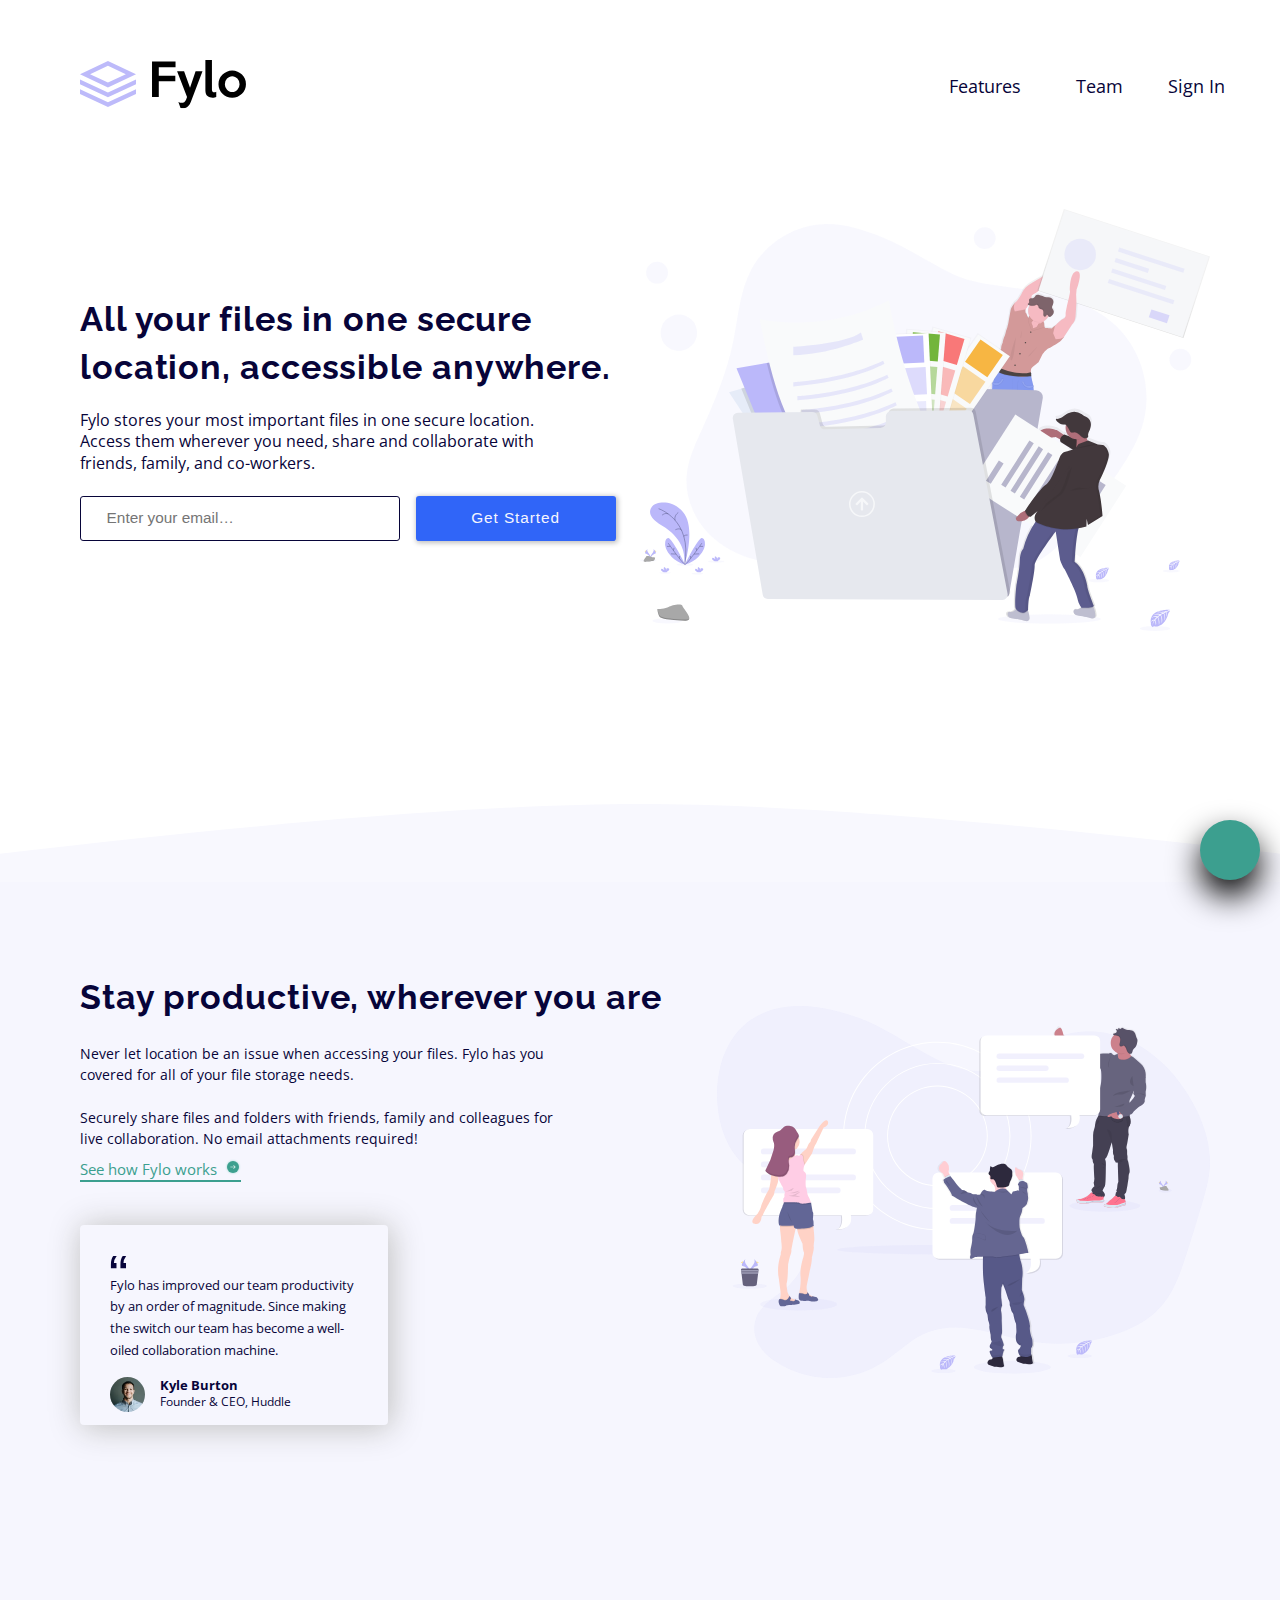
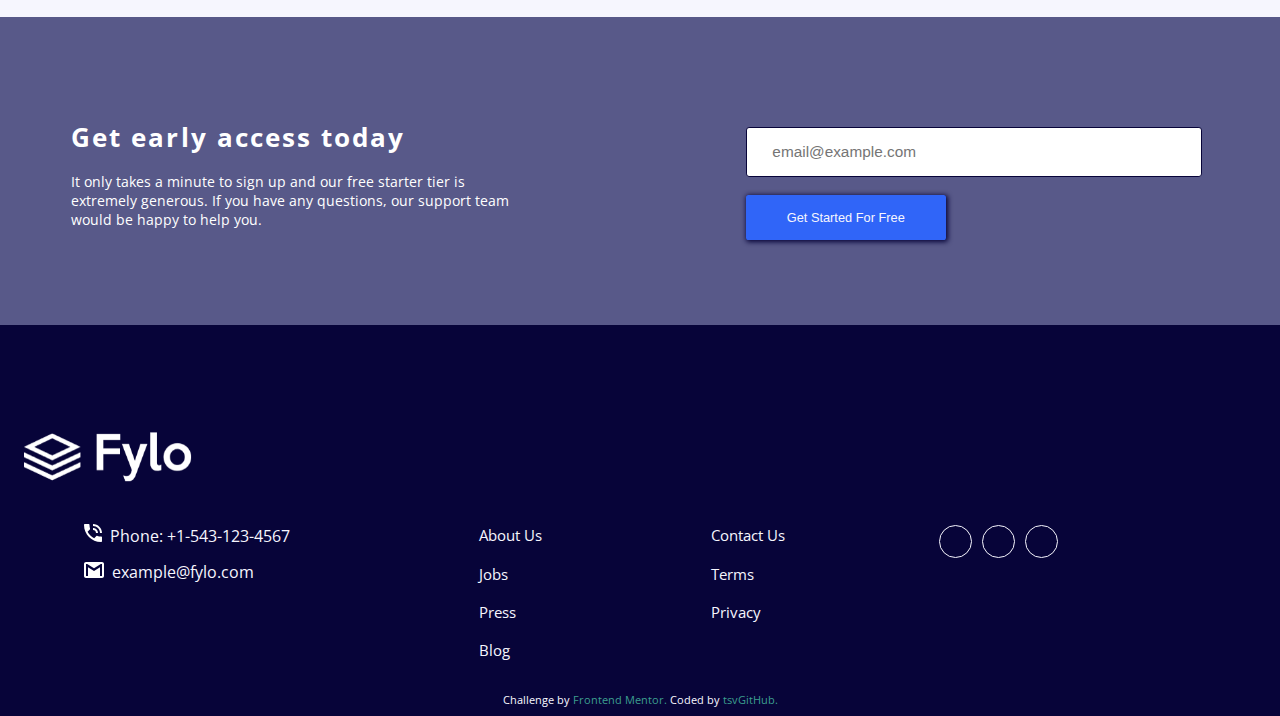
<file: index.html>
<!DOCTYPE html>
<html lang="en">
<head>
  <meta charset="UTF-8">
  <meta name="viewport" content="width=device-width, initial-scale=1.0"> <!-- displays site properly based on user's device -->
  <link rel="icon" type="image/png" sizes="32x32" href="./images/favicon-32x32.png">
    <title>Frontend Mentor | Fylo landing page with two column layout</title>
  <link href="https://fonts.googleapis.com/css?family=Raleway:400,700&display=swap" rel="stylesheet">  <link href="https://fonts.google.com/specimen/Open+Sans" rel="stylesheet">
  <link href="https://fonts.googleapis.com/css?family=Open+Sans&display=swap" rel="stylesheet"> 
  <link rel="stylesheet" href="https://use.fontawesome.com/releases/v5.8.1/css/all.css" integrity="sha384-50oBUHEmvpQ+1lW4y57PTFmhCaXp0ML5d60M1M7uH2+nqUivzIebhndOJK28anvf" crossorigin="anonymous">

  <link rel="stylesheet" href="style.css">

  <!--[if lt IE 9]>
        <script src="//oss.maxcdn.com/html5shiv/3.7.2/html5shiv.min.js"></script>
        <script src="//oss.maxcdn.com/respond/1.4.2/respond.min.js"></script>
        <![endif]-->
</head>
<body>
  <!--[if lt IE 8]>
        <p class="browserupgrade">You are using an <strong>outdated</strong> browser. Please <a href="http://browsehappy.com/">upgrade your browser</a> to improve your experience.</p>
    <![endif]-->

<div class="container" id="scroll-up">
<!--Scroll-to-Top-btn-->
<a href="#scroll-up" class="scroll-to-top">
  <i class="fa fa-arrow-up"></i>
</a>
  <header>
    <a href="#">
      <img src="images/logo.svg" alt="Fylo logo" class="logo">
    </a>
    <nav class="header-about">
      <ul>
        <li><a href="#">Features</a></li>
        <li><a href="#">Team</a></li>
        <li><a href="#">Sign In</a></li>
      </ul>
  </nav>
</header>

<main>
  <section class="demo">
      <img class="demo-service-img-mob" src="images/illustration-1.svg" alt="" >
    <article class="demo-service">
      <h1 class="demo-service-title">
        All your files in one secure location, accessible anywhere.
      </h1>
      <p class="demo-service-content">
        Fylo stores your most important files in one secure location. 
        Access them wherever you need, share and collaborate with friends, 
        family, and co-workers.
      </p>
      <form action="" class="demo-service-form">
         <input class="demo-service-form-input" type="email" id="email" placeholder="Enter your email&hellip;">
         <button class="demo-service-form-btn">Get Started</button>
      </form>
    </article>
    <img class="demo-service-img" src="images/illustration-1.svg" alt="" >
  </section>

  <section class="demo even">
      <img class="demo-service-img-mob" src="images/illustration-2.svg" alt="">
    <article class="demo-service">
      <h2 class="demo-service-title">
        Stay productive, wherever you are
      </h2>
      <p class="demo-service-content">
        Never let location be an issue when accessing your files. Fylo has you 
        covered for all of your file storage needs.
      </p>
      <p class="demo-service-content">
        Securely share files and folders with friends, family and colleagues for 
        live collaboration. No email attachments required!
      </p>
      <a href="" class="demo-service-link">See how Fylo works</a>
  
      <blockquote class="demo-service-testimonial">
         <p> Fylo has improved our team productivity by an order of magnitude. Since 
          making the switch our team has become a well-oiled collaboration machine.</p>
      <img src="images/avatar-testimonial.jpg" alt="" class="demo-service-testimonial-img">
      <cite>
          Kyle Burton<br>
          <span>Founder & CEO, Huddle</span> 
      </cite>
      </blockquote>
    </article>
      <img class="demo-service-img" src="images/illustration-2.svg" alt="">
    </section>

  <section class="sign-up">
    <div class="sign-up-promo">
      <h2 class="sing-up-title">Get early access today</h2>
      <p class="sign-up-content">
        It only takes a minute to sign up and our free starter tier is extremely generous. 
        If you have any questions, our support team would be happy to help you.
      </p>
    </div>
      <form action="" class="demo-service-form">
        <input type="email" id="email" class="demo-service-form-input" placeholder="email@example.com">
        <button class="demo-service-form-btn"> Get Started For Free</button>
       </form>
    </section>
  </main>

  <footer>
    <!-- <div class="logoWhite"></div> -->
    <img src="images/logoWhite.png" alt="Fylo logo" class="logoWhite">
    <nav class="footer-navbar">
      <address class="footer-navbar-address" >
        <a class="phone" href="tel:+1-543-123-4567">Phone: +1-543-123-4567</a><br>
        <a class="email" href="mailto:example@fylo.com">example@fylo.com</a>
      </address>

      <ul class="footer-main-nav">
        <li><a href="#">About Us</a></li>
        <li><a href="#">Jobs</a></li>
        <li><a href="#">Press</a></li>
        <li><a href="#">Blog</a></li>
      </ul>
      
      <ul class="footer-navbar-contacts">
        <li><a href="#">Contact Us</a></li>
        <li><a href="#">Terms</a></li>
        <li><a href="#">Privacy</a></li>
      </ul>

      <ul class="footer-socials">
        <li class="social-item fb">
          <a class="social-link fb" href="https://www.facebook.com" target="_blank" rel="noopener noreferrer" aria-label="Link to Facebook page" >
            <i class="fab fa-facebook-f"></i>
          </a>
        </li>
        <li class="social-item tw">
          <a class="social-link tw" href="https://www.twitter.com" target="_blank" rel="noopener noreferrer" aria-label="Link to Twitter page">
            <i class="fab fa-twitter"></i>
          </a>
        </li>
        <li class="social-item inst">
          <a class="social-link inst" href="https://www.instagram.com" target="_blank" rel="noopener noreferrer" aria-label="Link to Instagram page">
            <i class="fab fa-instagram"></i>
          </a>
        </li>
      </ul>
      </nav>

    <p class="attribution">
        Challenge by <a href="https://www.frontendmentor.io?ref=challenge" target="_blank" rel="noopener noreferrer">Frontend Mentor.</a>
        Coded by <a class="tsv" href="https://github.com/tsvGithub" target="_blank" rel="noopener noreferrer">tsvGitHub.</a>
      </p>
  </footer>
  </div>
</body>
</html>
</file>
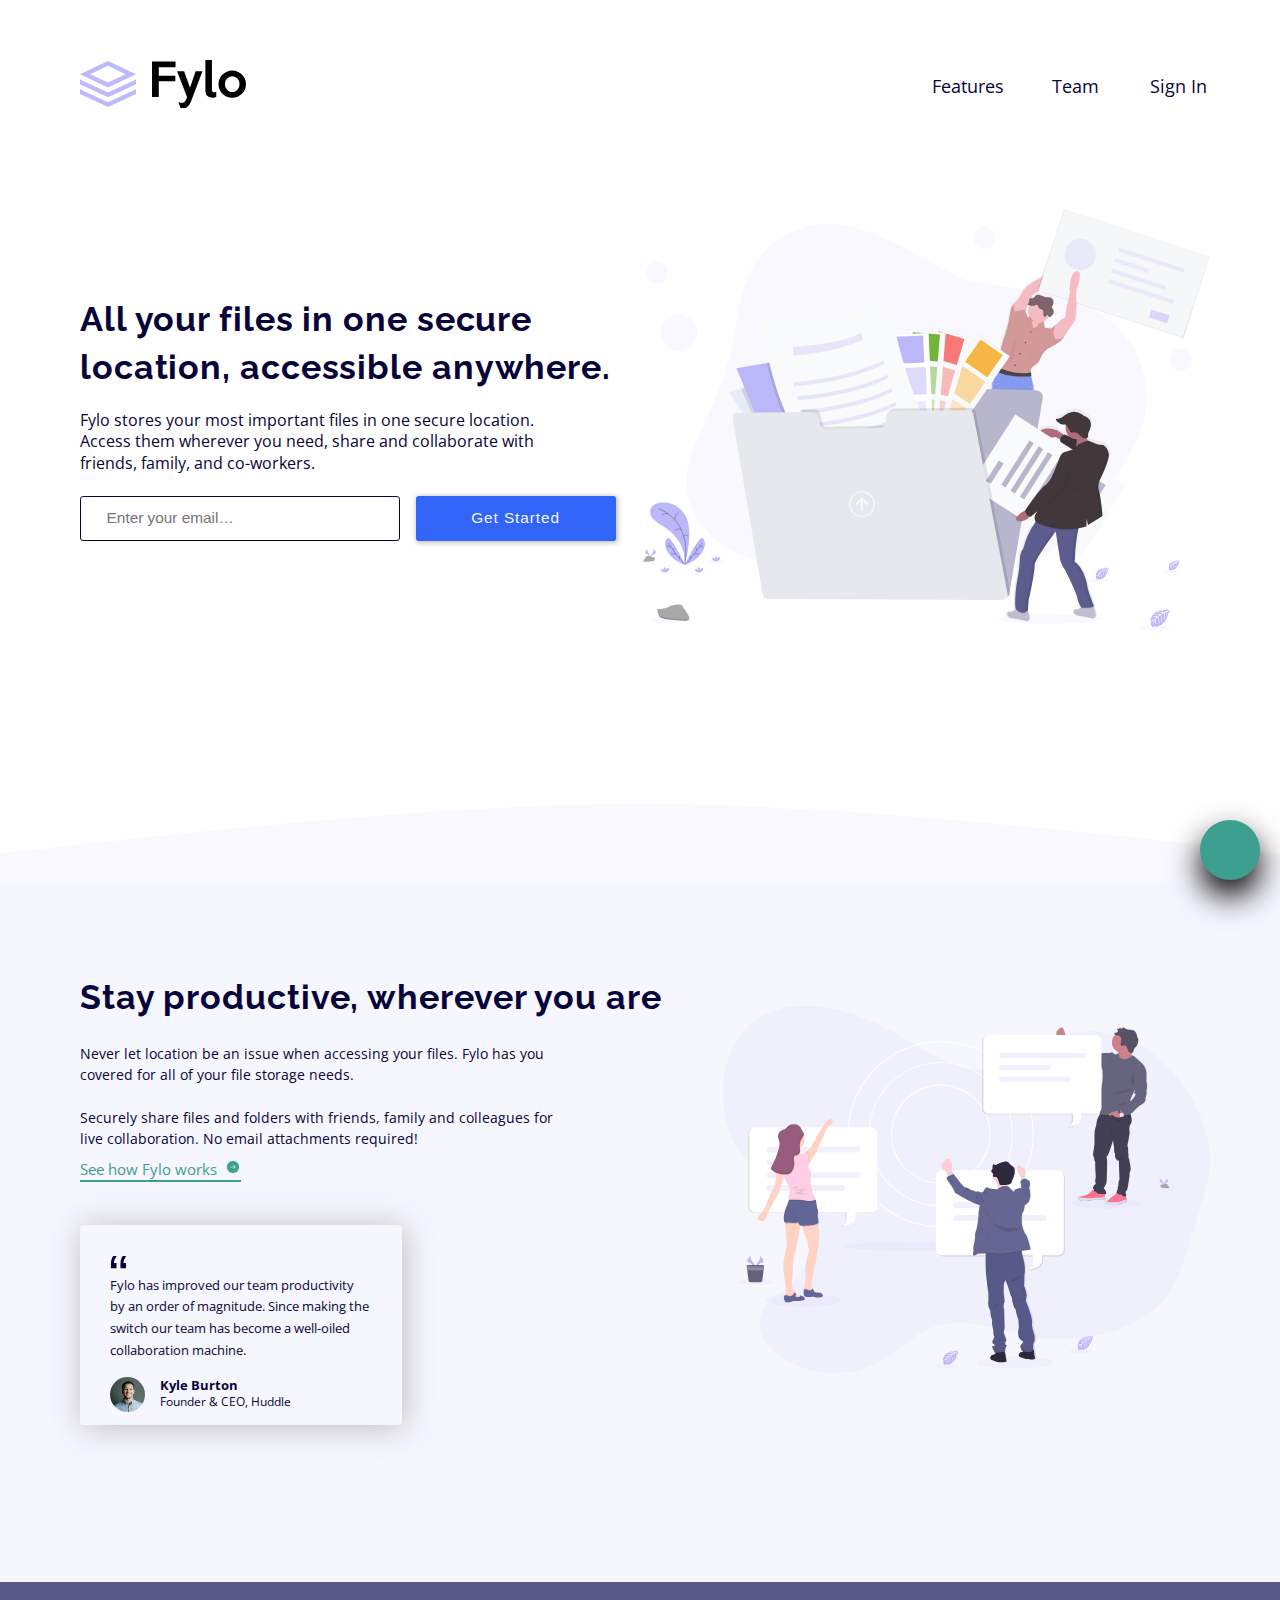
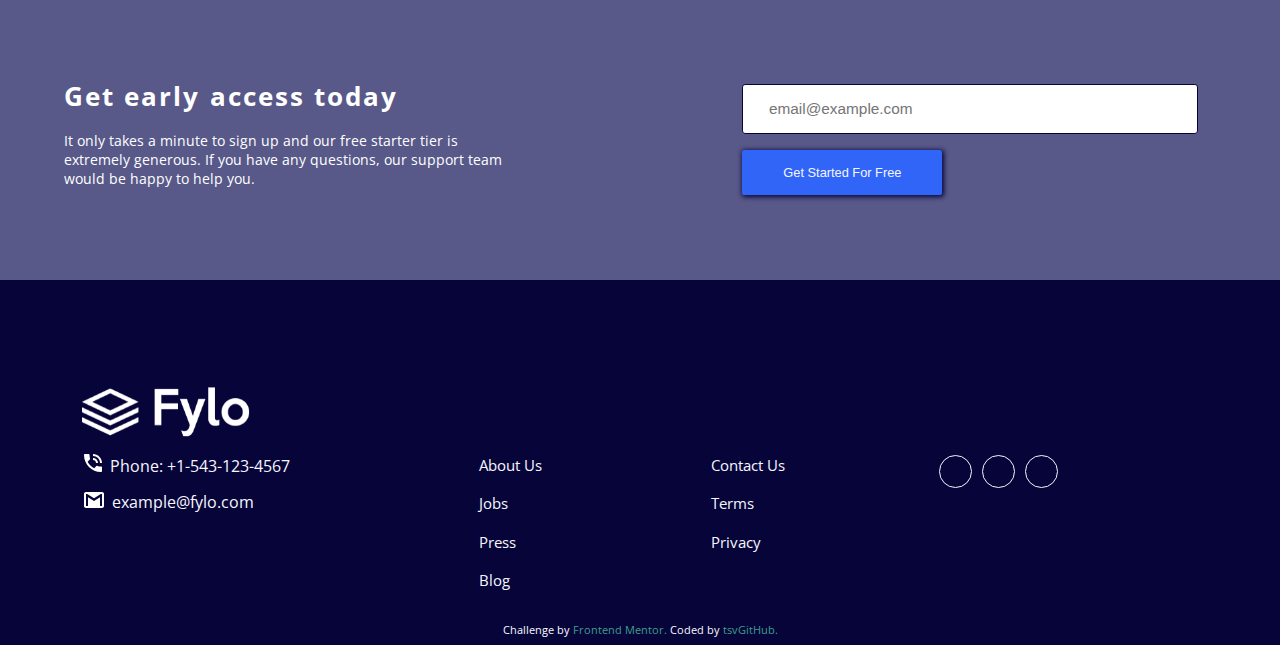
<file: index-Grid-Flex.html>
<!DOCTYPE html>
<html lang="en">
<head>
  <meta charset="UTF-8">
  <meta name="viewport" content="width=device-width, initial-scale=1.0"> <!-- displays site properly based on user's device -->
  <link rel="icon" type="image/png" sizes="32x32" href="./images/favicon-32x32.png">
    <title>Frontend Mentor | Fylo landing page with two column layout</title>
  <link href="https://fonts.googleapis.com/css?family=Raleway:400,700&display=swap" rel="stylesheet">  <link href="https://fonts.google.com/specimen/Open+Sans" rel="stylesheet">
  <link href="https://fonts.googleapis.com/css?family=Open+Sans&display=swap" rel="stylesheet"> 
  <link rel="stylesheet" href="https://use.fontawesome.com/releases/v5.8.1/css/all.css" integrity="sha384-50oBUHEmvpQ+1lW4y57PTFmhCaXp0ML5d60M1M7uH2+nqUivzIebhndOJK28anvf" crossorigin="anonymous">

  <link rel="stylesheet" href="style-Grid-Flex.css">

  <!--[if lt IE 9]>
        <script src="//oss.maxcdn.com/html5shiv/3.7.2/html5shiv.min.js"></script>
        <script src="//oss.maxcdn.com/respond/1.4.2/respond.min.js"></script>
        <![endif]-->
</head>
<body>
  <!--[if lt IE 8]>
        <p class="browserupgrade">You are using an <strong>outdated</strong> browser. Please <a href="http://browsehappy.com/">upgrade your browser</a> to improve your experience.</p>
    <![endif]-->

<div class="container" id="scroll-up">
<!--Scroll-to-Top-btn-->
<a href="#scroll-up" class="scroll-to-top">
  <i class="fa fa-arrow-up"></i>
</a>

  <header>
    <a href="#">
      <img src="images/logo.svg" alt="Fylo logo" class="logo" aria-hidden="true">
    </a>

    <nav class="header-about">
      <ul>
        <li><a href="#">Features</a></li>
        <li><a href="#">Team</a></li>
        <li><a href="#">Sign In</a></li>
      </ul>
  </nav>
</header>

<main class="main">
  <section class="demo">
      <img class="demo-service-img-mob" src="images/illustration-1.svg" alt="" aria-hidden="true">
    <article class="demo-service">
      <h1 class="demo-service-title">
        All your files in one secure location, accessible anywhere.
      </h1>
      <p class="demo-service-content">
        Fylo stores your most important files in one secure location. 
        Access them wherever you need, share and collaborate with friends, 
        family, and co-workers.
      </p>
      <form action="" class="demo-service-form">
         <input class="demo-service-form-input" type="email" id="email" placeholder="Enter your email&hellip;">
         <button class="demo-service-form-btn">Get Started</button>
      </form>
    </article>
    <img class="demo-service-img" src="images/illustration-1.svg" alt="" aria-hidden="true">
  </section>

  <section class="demo even">
      <img class="demo-service-img-mob" src="images/illustration-2.svg" alt="" aria-hidden="true">
    <article class="demo-service">
      <h2 class="demo-service-title">
        Stay productive, wherever you are
      </h2>
      <p class="demo-service-content">
        Never let location be an issue when accessing your files. Fylo has you 
        covered for all of your file storage needs.
      </p>
      <p class="demo-service-content">
        Securely share files and folders with friends, family and colleagues for 
        live collaboration. No email attachments required!
      </p>
      <a href="" class="demo-service-link">See how Fylo works</a>
  
      <blockquote class="demo-service-testimonial">
         <p> Fylo has improved our team productivity by an order of magnitude. Since 
          making the switch our team has become a well-oiled collaboration machine.</p>
      <img src="images/avatar-testimonial.jpg" alt="" class="demo-service-testimonial-img">
      <cite>
          Kyle Burton<br>
          <span>Founder & CEO, Huddle</span> 
      </cite>
      </blockquote>
    </article>
      <img class="demo-service-img" src="images/illustration-2.svg" alt="" aria-hidden="true">
    </section>

  <section class="sign-up">
    <div class="sign-up-promo">
      <h2 class="sing-up-title">Get early access today</h2>
      <p class="sign-up-content">
        It only takes a minute to sign up and our free starter tier is extremely generous. 
        If you have any questions, our support team would be happy to help you.
      </p>
    </div>
      <form action="" class="demo-service-form">
        <input type="email" id="email" class="demo-service-form-input" placeholder="email@example.com">
        <button class="demo-service-form-btn"> Get Started For Free</button>
       </form>
    </section>
  </main>

  <footer>
    <!-- <div class="logoWhite"></div> -->
    <img class="logoWhite" src="images/logoWhite.png" alt="Fylo logo" aria-hidden="true">
    <nav class="footer-navbar">
      <address class="footer-navbar-address" >
        <a class="phone" href="tel:+1-543-123-4567">Phone: +1-543-123-4567</a><br>
        <a class="email" href="mailto:example@fylo.com">example@fylo.com</a>
      </address>

      <ul class="footer-main-nav">
        <li><a href="#">About Us</a></li>
        <li><a href="#">Jobs</a></li>
        <li><a href="#">Press</a></li>
        <li><a href="#">Blog</a></li>
      </ul>
      
      <ul class="footer-navbar-contacts">
        <li><a href="#">Contact Us</a></li>
        <li><a href="#">Terms</a></li>
        <li><a href="#">Privacy</a></li>
      </ul>

      <ul class="footer-socials">
        <li class="social-item fb">
          <a class="social-link fb" href="https://www.facebook.com" target="_blank" rel="noopener noreferrer" aria-label="Link to Facebook page" >
            <i class="fab fa-facebook-f"></i>
          </a>
        </li>
        <li class="social-item tw">
          <a class="social-link tw" href="https://www.twitter.com" target="_blank" rel="noopener noreferrer" aria-label="Link to Twitter page">
            <i class="fab fa-twitter"></i>
          </a>
        </li>
        <li class="social-item inst">
          <a class="social-link inst" href="https://www.instagram.com" target="_blank" rel="noopener noreferrer" aria-label="Link to Instagram page">
            <i class="fab fa-instagram"></i>
          </a>
        </li>
      </ul>
    </nav>

    <p class="attribution">
        Challenge by <a href="https://www.frontendmentor.io?ref=challenge" target="_blank" rel="noopener noreferrer">Frontend Mentor.</a>
        Coded by <a class="tsv" href="https://github.com/tsvGithub" target="_blank" rel="noopener noreferrer">tsvGitHub.</a>
      </p>
  </footer>

  </div>

</body>
</html>
</file>
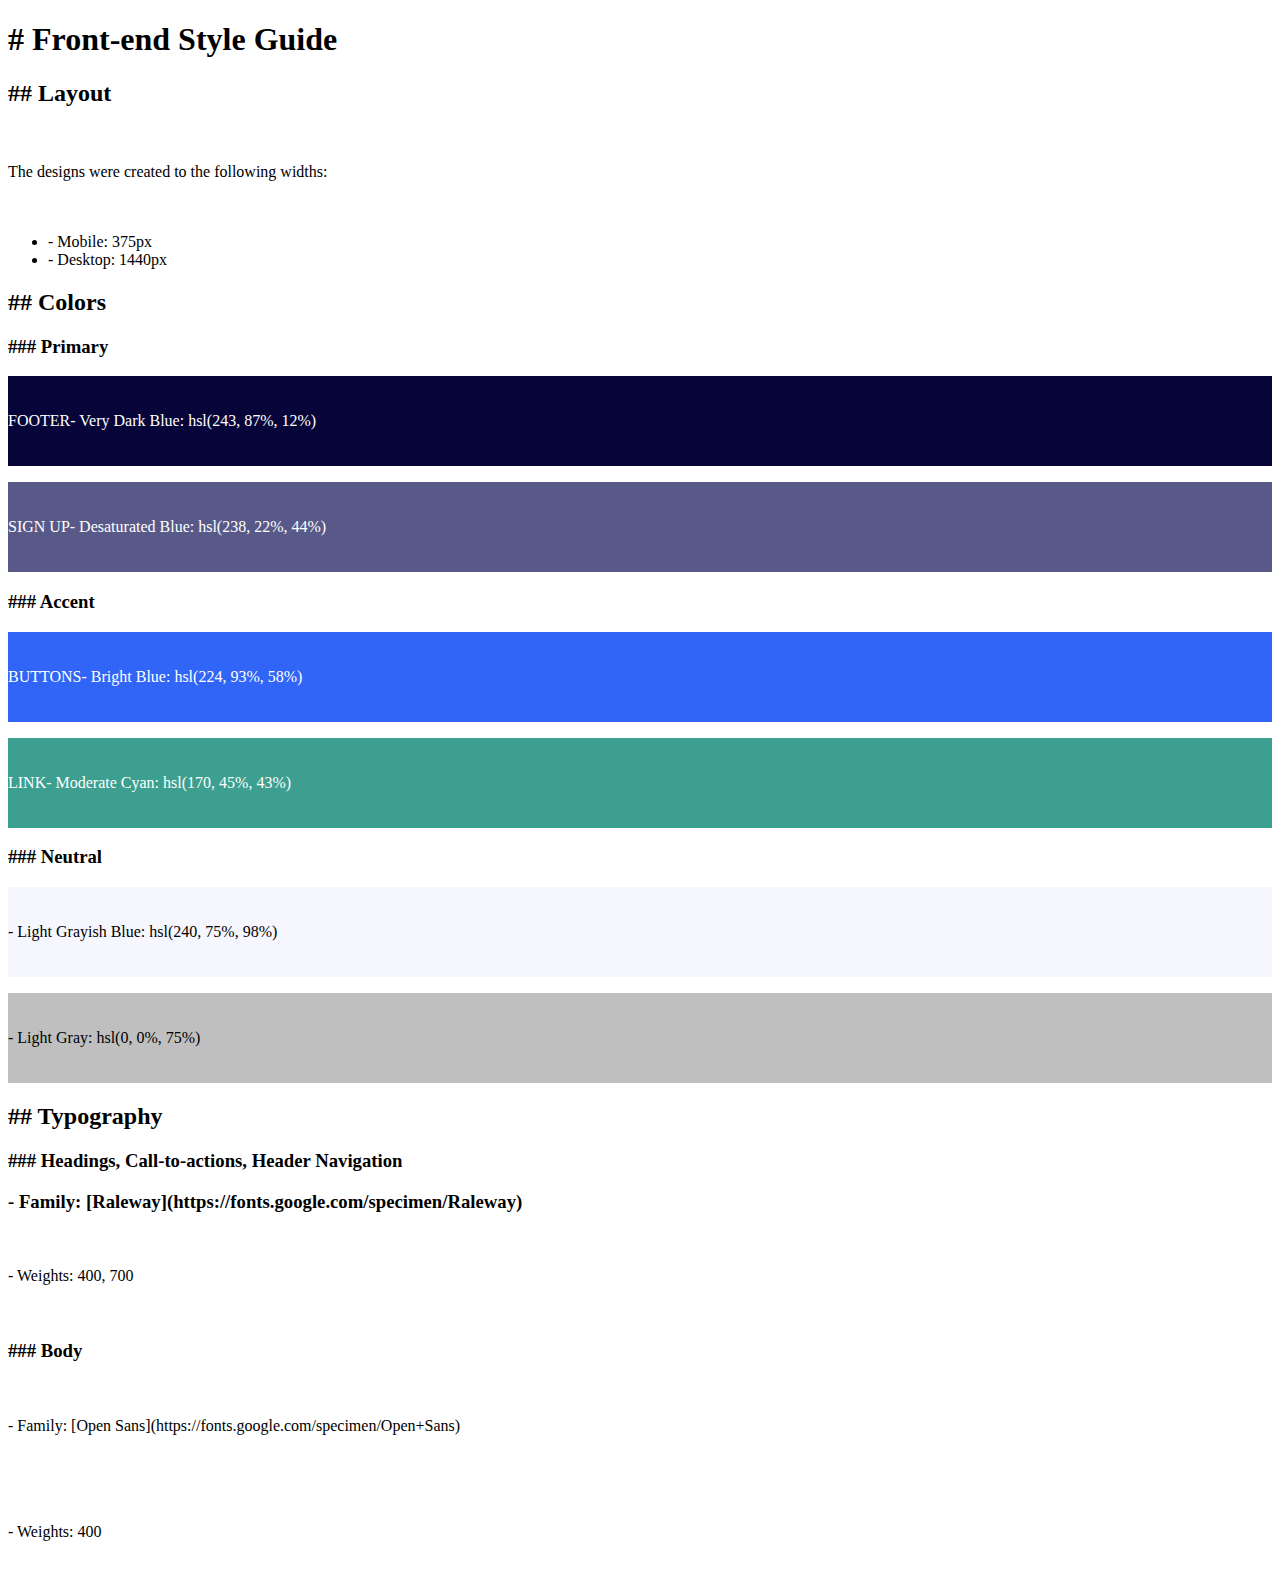
<file: style-guide.html>
<!DOCTYPE html>
<html lang="en">
<head>
  <meta charset="UTF-8">
  <meta name="viewport" content="width=device-width, initial-scale=1.0"> <!-- displays site properly based on user's device -->
    <title>Style Guide to Fylo landing page</title>
  <link href="https://fonts.google.com/specimen/Raleway" rel="stylesheet">
  <link href="https://fonts.google.com/specimen/Open+Sans" rel="stylesheet">
  <link rel="stylesheet" href="https://use.fontawesome.com/releases/v5.8.1/css/all.css" integrity="sha384-50oBUHEmvpQ+1lW4y57PTFmhCaXp0ML5d60M1M7uH2+nqUivzIebhndOJK28anvf" crossorigin="anonymous">
  <!-- <link rel="stylesheet" href="style.css"> -->
<style>
p{
    line-height: 10vh;
}
</style>

</head>
<body>

    <div>
<h1># Front-end Style Guide</h1>

<h2>## Layout</h2>
<p>The designs were created to the following widths:</p>
<ul>
<li>- Mobile: 375px</li>
<li>- Desktop: 1440px</li>
</ul>

<h2>## Colors</h2>
<h3>### Primary</h3>

<p style="background: hsl(243, 87%, 12%); color: #fff;">FOOTER- Very Dark Blue: hsl(243, 87%, 12%) </p>
<p style="background: hsl(238, 22%, 44%); color: #fff;">SIGN UP- Desaturated Blue: hsl(238, 22%, 44%)</p>

<h3>### Accent</h3>

<p style="background: hsl(224, 93%, 58%); color: #fff;">BUTTONS- Bright Blue: hsl(224, 93%, 58%)</p>
<p style="background:hsl(170, 45%, 43%); color: #fff;"> LINK- Moderate Cyan: hsl(170, 45%, 43%)</p>

<h3>### Neutral</h3>

<p style="background: hsl(240, 75%, 98%); color: #000;">- Light Grayish Blue: hsl(240, 75%, 98%)</p>
<p style="background: hsl(0, 0%, 75%); color: #000;">- Light Gray: hsl(0, 0%, 75%)</p>

<h2>## Typography</h2>
<h3>### Headings, Call-to-actions, Header Navigation</h3>

<h3 style="font-family:Raleway; font-weight: 700;">- Family: [Raleway](https://fonts.google.com/specimen/Raleway)</h3>
<p>- Weights: 400, 700</p>

<h3>### Body</h3>
<p style="font-family: 'Open Sans'; font-weight:400; " >- Family: [Open Sans](https://fonts.google.com/specimen/Open+Sans)</p>
<p>- Weights: 400</p>
</div>
</body>
</html>
</file>
<file: style.css>
/* CSS DIRECTORY:
	HEADER
	MAIN
	SECTION
	ARTICLE
    FOOTER
    SOCIALS
    AUTHORS
    MOBILE STYLES
*/

*{
    box-sizing: border-box;
    margin: 0;
}
/* @media (min-width: 62em) { */
    /*1440-1200px-992*/ 
html, body{
    width: 1440px;
    max-width: 1440px;
    min-width: 992px;                   /*Jul2*/
    max-width: 100vw;                   /*Jul2*/
    color: hsl(243, 87%, 12%);
    font-family: 'Open Sans', sans-serif;
    font-weight: 400;
    font-size: 16px;
    scroll-behavior: smooth;
}
.container {
    max-width: 100%;
    margin: 0 auto;
}
.fa {
    display: inline-block;
    /* font-size: 14px; */
    font: normal normal normal inherit FontAwesome;
 } 
.fa-arrow-up::before{
    content: "\f062";
}
.scroll-to-top {
    display: block;
    bottom: 20px;
    right: 20px;
    background: hsl(170, 45%, 43%);
    color: #ffffff;
    height: 60px;
    width: 60px;
    line-height: 60px;
    text-align: center;
    border-radius: 50%;
    -webkit-border-radius: 50%;
    -moz-border-radius: 50%;
    -ms-border-radius: 50%;
    -o-border-radius: 50%;
    box-shadow: 0 16px 32px rgba(0,0,0,1);
    -webkit-box-shadow:  0 16px 32px rgba(0,0,0,1);
    position: fixed;
    z-index: 99;
    }

/*HEADER*/
header{
    padding: 60px 10px 10px;
    width: 100%;
    max-width: 100vw;
}
img.logo{
    max-width: 100%;
    padding-left: 70px;
    outline: none; /*IE*/
    border: none; /*IE*/
}
img.logo:hover {
    transform: skew(15deg);
    transition: 2s;
}
nav.header-about {
    display: block;
    width: 27%;
    float: right;
    width: 70%; 
    margin-right: 45px;
}
nav.header-about>ul { 
    text-align: right; 
}
nav.header-about>ul>li {
    list-style: none;
    display: inline-block;
    width: 5.5em;
    line-height: 3em;
    font-size: 0.9em;
    font-size: 1.389vw;
    padding-left: 23px;
}
nav.header-about>ul>li:first-of-type {
    padding-left: 0px;
}
nav.header-about>ul>li:hover {
    animation: aBigOne 2s;
    -webkit-animation: aBigOne 2s;
}
nav.header-about>ul>li>a {
    text-decoration: none;
    color: inherit;
}
/*END OF HEADER*/
/*MAIN*/
main{
    width: 100%;
    max-width: 100vw;
}
/*SECTION*/
section.demo {
    width: 100%;
    height: calc(50px + 42vw);               
    margin-top: 78px;
    position: relative;
    margin-top: calc(40px + 5vh);                  
}
section.demo.even  {
    background-color: hsl(240, 75%, 98%);
    max-width: 100%;
    height: 735px;
}
.even::before{
    content: '';
    position: absolute;
    display: block;
    top: -78px;
    left: 0;
    height: 78px;
    width: 100%;
    background-size: 100% 100%;
    background-repeat: no-repeat;
    background-image: url("../images/bg-curve-desktop.svg");
    z-index: -1;
}
/*ARTICLE*/
article.demo-service {
    width: 50%;
    padding-left: 80px;
    float: left;
}
.even article.demo-service{
    width: 54.3%;
}

article .demo-service-title{
    font-family: 'Raleway', sans-serif;
    font-weight: bold; 
    font-size: 2.639vw; /*38px*/
    line-height: 3.819vw; /*1.5em 55px*/
    margin-top: calc(60px + 2vw); /*85px*/
    letter-spacing: 0.07vw;
}
.even article .demo-service-title{
    margin-top: 2.7em;
}
article .demo-service-content{
    font-size: 1.25vw; /*18px*/
    line-height: 1.667vw; /*24px*/
    margin: 1.4em 0;
    margin: 1.389vw 0 0.4em;  /*20px/1.4em     */            /*Jul2*/
    width: 90%;
}
.even article .demo-service-content {
    font-size: 1.111vw; /*16px*/
    line-height: 1.667vw; /*24px*/
    margin: 1.667vw 0 0.625vw;
    width: 77%;
}
.demo-service-link{
    color: hsl(170, 45%, 43%);
    text-decoration: none;
    border-bottom: 2px solid hsl(170, 45%, 43%);
    font-size: 1.2vw;
}
.demo-service-link:hover{
    font-style: italic;
    font-size: 1.3vw;
}
.demo-service-link::after{
    content: url(images/icon-arrow.svg);
    height: 1.6vw;
    width: auto;
    padding-left: 8px;
    background-repeat: no-repeat;
    background-size: contain;
}
.demo-service-testimonial{
    width: 50%;
    background: #ffffff;
    border-radius:4px;
    margin-top: 45px;
    padding: 50px 30px 0px;  
    background: hsl(240, 75%, 98%) url(images/icon-quotes.svg) 30px 30px no-repeat;
    font-size: 1vw;
    line-height: 1.7em;
    -webkit-border-radius:4px;
    -moz-border-radius:4px;
    -ms-border-radius:4px;
    -o-border-radius:4px;
    box-shadow: 2px 2px 32px 1px hsl(0, 0%, 75%);
    background-size: 1.3vw auto;
}
/* blockquote.demo-service-testimonial p::before{
    content: "";
    background-image: url(images/icon-quotes.svg);
    display: block;
    height: 1.6vw;
    width: auto;
    margin: 8px 0;
    background-repeat: no-repeat;
    background-size: contain;
} */
.demo-service-testimonial-img{
    display: block;
    width: 35px;
    border-radius: 50%;
    -webkit-border-radius: 50%;
    -moz-border-radius: 50%;
    -ms-border-radius: 50%;
    -o-border-radius: 50%;
    margin-top: 15px;
    float: left;
}
.demo-service-testimonial cite{
    display: block;
    font-weight: bold;
    font-style: normal;
    line-height: 1.3;
    padding: 15px 50px;
}
.demo-service-testimonial cite span{
    font-weight: normal;
    font-size: 0.9vw;
}
.demo-service .demo-service-form {
    display: inline-block;
}
.demo-service input.demo-service-form-input {
    width: 320px;
    height: 45px;
    color: hsl(0, 0%, 75%);
    font-size: 1.2vw;
    border: 1px solid hsl(243, 87%, 12%);
    border-radius: 0.2em;
    -webkit-border-radius: 0.2em;
    -moz-border-radius: 0.2em;
    -ms-border-radius: 0.2em;
    -o-border-radius: 0.2em;
    padding-left: 2vw;
    margin-right: 0.9vw;
    margin-top: 1em;                 /*Jul2*/
}
.demo-service input.demo-service-form-input:focus,
.sign-up input.demo-service-form-input:focus {
    color: hsl(243, 87%, 12%);
}
article button.demo-service-form-btn {
    margin: 0;
    margin-top: 1em;                
    width: 200px;
    height: 45px;
    background-color:hsl(224, 93%, 58%);
    color:  hsl(240, 75%, 98%);
    font-size: 1.2vw;
    letter-spacing: 0.06em;
    border: none;
    border: hsl(240, 75%, 98%);
    box-shadow: hsl(240, 75%, 98%) 3px 3px 3px 3.5px;
    box-shadow: hsl(0, 0%, 75%) 1px 1px 5px 0.5px;
    outline: none;
    -webkit-border-radius: 0.2em;
    -moz-border-radius: 0.2em;
    -ms-border-radius: 0.2em;
    -o-border-radius: 0.2em;
    border-radius: 0.2em;
}
article button:hover{
    background-color: rgb(151, 128, 218);
    color: #fff;
    transition: 2s;
    -webkit-transition: 2s;
    -moz-transition: 2s;
    -ms-transition: 2s;
    -o-transition: 2s;
}
/*END OF ARTICLE*/
img.demo-service-img {
    width: 50%;
    max-width: 100%;
    float: right;
    padding-right: 70px;
}
.demo-service-img-mob {
    display: none;
}
.even img.demo-service-img{
    width: 44%;
    margin: 124px 0px 0px;
}
/*END OF SECTION*/
section.sign-up {
    clear: both;
    background-color: hsl(238, 22%, 44%);
    color: #fff;
    padding: 7.986vw 5.556vw 5.903vw;
    /* max-width: 100vw; */
    max-width: 100%; /*IE*/
}
.sign-up-promo{
    width: 50%;
    float: left;
}
.sing-up-title {
    letter-spacing: 0.08em;
    font-size: 2.014vw;
}
.sign-up-content {
    padding-top: 1.2em;
    font-size: 1.111vw;
    width: 35vw;
}
.sign-up .demo-service-form {
    padding-left: 55%;
}
.sign-up input.demo-service-form-input {
    display: block;
    height: 50px;
    width: calc(200px + 20vw);
    margin: 8px 3.819vw 10px;
    color: hsl(0, 0%, 75%);
    font-size: 1.2vw;
    padding-left: 2vw;
    border: 1px solid hsl(243, 87%, 12%);
    border-radius: 0.2em;
    -webkit-border-radius: 0.2em;
    -moz-border-radius: 0.2em;
    -ms-border-radius: 0.2em;
    -o-border-radius: 0.2em;
}
.sign-up button.demo-service-form-btn{
    margin: 8px 3.819vw 10px;
    width: 200px;
    /* width: 16vw;  */
    height: 45px;
    /* height: 2.4rem; */
    background-color:hsl(224, 93%, 58%);
    color:  hsl(240, 75%, 98%);
    font-size: 1vw;
    border: none;
    border: hsl(240, 75%, 98%);
    box-shadow:hsl(243, 87%, 12%) 1px 1px 5px 0.5px;
    outline: none;
    -webkit-border-radius: 0.2em;
    -moz-border-radius: 0.2em;
    -ms-border-radius: 0.2em;
    -o-border-radius: 0.2em;
    border-radius: 0.2em;
}
button.demo-service-form-btn:hover, button:hover{
    background-color: rgb(151, 128, 218);
    color: #fff;
    transition: 2s;
    -webkit-transition: 2s;
    -moz-transition: 2s;
    -ms-transition: 2s;
    -o-transition: 2s;
}
/*END OF MAIN*/

/*FOOTER*/
footer{
    /* max-width: 100vw; */
    width: 100%;
    max-width: 100%; /*IE*/
    clear: both;
    padding: 7.639vw 1.111vw 0.694vw;
    background: hsl(243, 87%, 12%);
    color:  hsl(240, 75%, 98%);
}
.logoWhite{ /*IE doesn't support mask :-( */
    /* height: 49px; */
    width: 200px;
    /* background-color: #fff;
    -webkit-mask-image: url('images/logo.svg');
    mask-image: url('images/logo.svg');
    margin-left: 70px; */
    border: none;
    outline: none;
}
.logoWhite:hover {
    transform: skew(15deg);
    transition: 2s;
}
.footer-navbar {
    padding: 20px 70px;
}
.footer-navbar-address, .footer-main-nav, 
.footer-navbar-contacts, .footer-socials {
    display: block;
    float: left;
    width: 25%;
}
footer a {
    color: hsl(240, 75%, 98%);
    text-decoration: none;
    font-style: normal;
    padding: 0px;
    display: inline-block;
}
footer a:hover{
    transform: scaleX(1.3);
    -webkit-transform: scaleX(1.3);
    -moz-transform: scaleX(1.3);
    -ms-transform: scaleX(1.3);
    -o-transform: scaleX(1.3);
    transition: 2s;
    -webkit-transition: 2s;
    -moz-transition: 2s;
    -ms-transition: 2s;
    -o-transition: 2s;
}
address a {
    margin: 7px 0px;
}

address .phone::before{
    content: url('images/icon-phone.svg');
    margin-right: 8px;
}
address .email::before {
    content: url('images/icon-email.svg');
    margin-right: 8px;
}
footer li {
    list-style: none;
    line-height: 2.5;
    font-size: 1.2vw;
}
.footer-main-nav li{
    padding-left: 6vw;
}
.footer-navbar-contacts li {
    padding-left: 2.4vw;
}
/*SOCIALS*/
.footer-socials{
    margin: 0;
    padding: 0;
}
li.social-item {
    display: inline-block;
    position: relative;
    width: 33px;
    height: 33px;
    border: 1px solid hsl(240, 75%, 98%);
    border-radius: 50%;
    margin: 8px -15px 0 21px;
}
li.social-item a{
    position: absolute;
    top: -0.2em;
    left: 0.56em;
}
li.social-item i{
    color: #fff;
    font-size: 1em;
}
.social-item:hover{
    background-color: hsl(291.5, 55.3%, 64.9%);
    background-color: hsl(170, 45%, 43%);
    color: #fff;
    transition: 2s;
    -webkit-transition: 2s;
    -moz-transition: 2s;
    -ms-transition: 2s;
    -o-transition: 2s;
    animation: aBigOne 2s;
}
@keyframes aBigOne{
    0%{transform: scale(1);}
    100%{ transform: scale(1.5); -webkit-transform: scale(1.5); -moz-transform: scale(1.5); -ms-transform: scale(1.5); -o-transform: scale(1.5);
}
}
/*END OF SOCIALS*/
/*AUTHORS*/
.attribution { 
    clear: both;
    font-size: 0.7em; 
    text-align: center;
    padding-top: 21px;
}
.attribution a {
    color: hsl(170, 45%, 43%);
}
.attribution a:hover{
    display: inline-block;
    transform: scaleY(1.5);
    -webkit-transform: scaleY(1.5);
    -moz-transform: scaleY(1.5);
    -ms-transform: scaleY(1.5);
    -o-transform: scaleY(1.5);
}
/*END OF AUTHORS*/
/*END OF FOOTER*/




/*====================================
    =================================
        ==========================
*/


/*TABLET STYLES */
@media (min-width: 46.875em) and (max-width: 62em) { /*min 751 & max 991PX*/
    html, body{
        max-width: 100vw;
        min-width: 750px;
        max-width: 991px;
        width: 100%;   /*IE*/
        max-width: 100vw; /*IE*/
    }
    /*HEADER*/
    img.logo {
        padding-left: 25px;
    }
    nav.header-about {
        margin-right: 15px;
    }
 /*END OF HEADER*/

    /*MAIN*/
    section.demo.even  {
        max-height: 525px;
    }
    article.demo-service  {
        max-width: 55%;
        padding-left: 5%;
    }
    article .demo-service-title,
    .even article .demo-service-title{
        font-size: 3vw; 
        line-height: 3.819vw; 
        margin-top: calc(25px + 2vw); 
    }    
    article .demo-service-content,
    .even article .demo-service-content,
    .sign-up-content {
        font-size: 1.5vw;
        line-height: 2.4vw;
    }
    .demo-service-testimonial{
        width: 55%;
        margin-top: 25px;
        padding: 45px 25px 0px;  
    }
    
    img.demo-service-img {
        width: 45%;
        padding-right: 2%;
    }
    section.sign-up {
        padding: 5vw;
    }
    .sing-up-title {
        font-size: 3vw;
    }
    .sign-up input.demo-service-form-input {
        width: calc(100px + 20vw);
    }
    footer{
        padding: 5vw 1.111vw 0.694vw;
    }
    .logoWhite{
        margin-left: 25px;
    }
    footer a, li, ul, p {
        font-size: 1.4vw;
    }
    li.social-item i{
        font-size: 1.3em;
    }
    li.social-item a{
        top: calc(3px + 0.01vw);
        left: calc(10px + 0.01vw);
    }

}


/*====================================
    =================================
        ==========================
*/


/*MOBILE STYLES  375PX*/

@media screen and (max-width: 46.874em){ /*750px*/
    html, body{
        max-width: 100vw;
        min-width: 370px;
        max-width: 750px;

        width: 100%;   /*Jul 8*/
        max-width: 100vw; /*Jul 8*/
    }
    /*HEADER*/
    header{
        padding: 50px 0px 10px;
    }
    img.logo{
        width: 30%;
        max-width: 30%;
        padding-left: 10px;
    }
    nav.header-about {
        width: 65%;
        max-width: 300px;
        margin-right: 10px;
}   
    nav.header-about>ul {
        padding-left: 0;
    }
    nav.header-about>ul>li {
        width: 32%; 
        line-height: 2em;
        font-size: calc(12px + 1.5vw);
        }
    /*END OF HEADER*/
    
/*MAIN*/
/*SECTION*/
section.demo {
    width: 100%;
    margin-top: 84px;
    padding-bottom: 67px;
    position: relative;
    height: 100%; /*for IE & Edge*/
    height: -webkit-fit-content;
    height: -moz-fit-content;
    height: fit-content;
  }

section.demo.even  {
    background-color: hsl(240, 75%, 98%);
    max-width: 100%;
    padding-bottom: 70px;
    height: 100%; /*for IE & Edge*/
    height: -webkit-fit-content;
    height: -moz-fit-content;
    height: fit-content;
}
.even::before{
    content: '';
    position: absolute;
    display: block;
    top: -60px;
    left: 0;
    height: 60px;
    width: 100%;
    background-size: 100% 100%;
    background-repeat: no-repeat;
    background-image: url("../images/bg-curve-mobile.svg");
    /* z-index: 2; */
}
.even img.demo-service-img {
    position: relative;
    margin-top: 33px;
    padding: 5px;
}
/*ARTICLE*/
article.demo-service,
.even article.demo-service {
    width: 90%;
    margin: 0 auto;
    padding-left: 0;
    float: none;
}
article .demo-service-title,
.even article .demo-service-title{
    font-size: calc(14px + 3vw);
    line-height: 1.45;
    text-align: center;
    width: 90%;
    margin: 1em auto;
}
article .demo-service-content,
.even article .demo-service-content{
    font-size: calc(10px + 1vw);
    line-height: 1.5em;
    width: 80%;
    margin: auto;
    text-align: center;
}
.demo-service-link::after{
    display: none;
}
.demo-service-link{
    color: hsl(170, 45%, 43%);
    text-decoration: none;
    border-bottom: 1px solid hsl(170, 45%, 43%);
    display: block;
    width: 35%;
    margin: 3em auto;
    font-size: calc(10px + 0.5vw);
    padding: 0px 0 7px 0px;
    background: url(images/icon-arrow.svg) 100% 1px no-repeat;
    min-width: calc(120px + 2vw);
    max-width: 150px;
}
.demo-service-testimonial{ 
    width: 77%;
    margin: 40px auto 0;
    padding: 40px 15px 16px 30px;
    font-size: calc(7px + 1vw);
    background-size: calc(10px + 1vw);
}
.demo-service-testimonial-img{
    width: 25px;
    margin-top: 11px;
}
.demo-service-testimonial cite{
    line-height: 1.2;
    padding: 13px 33px;
}
.demo-service .demo-service-form {
    display: block;
    margin-top: calc(25px + 2vw);
}
.demo-service input.demo-service-form-input {
    display: block;
    width: calc(57px + 50vw);
    margin: auto;
    font-size: calc(10px + 1vw);
    border-radius: 1vw;
    -webkit-border-radius: 1vw;
    -moz-border-radius: 1vw;
    -ms-border-radius: 1vw;
    -o-border-radius: 1vw;
    padding-left: calc(18px + 2vw);
    box-shadow: hsl(0, 0%, 75%) 1px 1px 5px 0.5px;
}
article button.demo-service-form-btn {
    display: block;
    width: calc(57px + 50vw);
    margin: auto;
    font-size: calc(10px + 1vw);
    -webkit-border-radius: 1vw;
    -moz-border-radius: 1vw;
    -ms-border-radius: 1vw;
    -o-border-radius: 1vw;
    border-radius: 1vw;
    margin-top: 13px;
}
/*END OF ARTICLE*/

img.demo-service-img-mob {
    display: block;   
    /* width: 90%; */
    max-width: 100%;
    margin: 0 auto;
    padding: 10px 4%;
}
img.demo-service-img {
    display: none;
}
/*END OF SECTION*/
section.sign-up{
    padding: 55px 40px 70px;
}
.sign-up-promo{
    width: 90%;
    float: none;
}
.sing-up-title {
    font-size: calc(11px + 2vw);
    text-align: center;
}
.sign-up-content {
    font-size: calc(7px + 2vw);
    text-align: center;
    line-height: 1.45;
    width: 100%;
}
.sign-up .demo-service-form {
    margin-top: calc(15px + 2vw);
    padding-left: 0;
}
.sign-up input.demo-service-form-input {
    width: calc(57px + 50vw);
    margin: auto;
    font-size: calc(6px + 1vw);
    border-radius: 1vw;
    -webkit-border-radius: 1vw;
    -moz-border-radius: 1vw;
    -ms-border-radius: 1vw;
    -o-border-radius: 1vw;
    padding-left: calc(3px + 2vw);
    box-shadow: hsl(0, 5%, 12%) 1px 1px 5px 0.5px;
}
.sign-up button.demo-service-form-btn{
    display: block;
    width: calc(57px + 50vw);
    margin: auto;
    font-size: calc(6px + 1vw);
    letter-spacing: 0.06em;
    -webkit-border-radius: 1vw;
    -moz-border-radius: 1vw;
    -ms-border-radius: 1vw;
    -o-border-radius: 1vw;
    border-radius: 1vw;
    margin-top: 7px;
}
/*END OF MAIN*/

/*FOOTER*/
footer{
    padding: 68px 0px 0px;
}
.logoWhite{
    margin-left: 42px;
}
.footer-navbar {
    padding: 34px 43px 0;
}
.footer-navbar-address, .footer-main-nav, 
.footer-navbar-contacts, .footer-socials {
    display: block;
    float: none;
    width: 100%;
}
footer a {
    font-size: calc(8px + 2vw);
}
address a {
    margin: 8px 0px;
}
address .phone::before{
    margin-right: 18px;
}
address .email::before {
    margin-right: 18px;
}
footer ul {
    padding-left: 0;
}
.footer-main-nav {
    margin-top: 41px;
}
.footer-navbar-contacts {
    margin-top: 32px;
}
.footer-main-nav li,
.footer-navbar-contacts li {
    padding-left: 0;
}
footer li {
    font-size: calc(8px + 2vw);
    padding-left: 0;
}

/*SOCIALS*/
.footer-socials{
    margin: 44px auto 0;
    padding: 0;
    width: max-content;
}
li.social-item {
    width: calc(25px + 2vw);
    height: calc(25px + 2vw);
    margin: 0 5px;
}
li.social-item a{
    top: -25%;
    left: 25%;
}
/*END OF SOCIALS*/
/*END OF FOOTER*/


}
</file>
<file: style-Grid-Flex.css>
/* CSS DIRECTORY:
	HEADER
	MAIN
	    SECTION
	        ARTICLE
    FOOTER
        SOCIALS
        AUTHORS
    MOBILE STYLES
*/

*{
    box-sizing: border-box;
    margin: 0;
}
/* @media (min-width: 62em) { */
    /*1440-1200px-992*/ 
html, body{
    width: 1440px;
    max-width: 1440px;
    min-width: 992px;                 
    max-width: 100vw;                 
    color: hsl(243, 87%, 12%);
    font-family: 'Open Sans', sans-serif;
    font-weight: 400;
    font-size: 16px;
    scroll-behavior: smooth;
}
.container {
    display: -ms-grid;
    display: grid;
    grid-template-areas: 
    'header'
    'main'
    'footer';
    max-width: 100%;
    margin: 0 auto;

}
.fa {
    display: inline-block;
    /* font-size: 14px; */
    font: normal normal normal inherit FontAwesome;
 } 
.fa-arrow-up::before{
    content: "\f062";
}
.scroll-to-top {
    display: block;
    bottom: 20px;
    right: 20px;
    background: hsl(170, 45%, 43%);
    color: #ffffff;
    height: 60px;
    width: 60px;
    line-height: 60px;
    text-align: center;
    border-radius: 50%;
    -webkit-border-radius: 50%;
    -moz-border-radius: 50%;
    -ms-border-radius: 50%;
    -o-border-radius: 50%;
    box-shadow: 0 16px 32px rgba(0,0,0,1);
    -webkit-box-shadow:  0 16px 32px rgba(0,0,0,1);
    position: fixed;
    z-index: 99;
    }

/*HEADER*/
header{
    -ms-grid-row: 1;
  -ms-grid-column: 1;
  grid-area: header;
    display: flex; 
    justify-content: space-between;
    align-items: center;

    padding: 60px 10px 10px;
    width: 100%;
    max-width: 100vw;
}
img.logo{
    max-width: 100%;
    padding-left: 70px;
    outline: none; /*IE*/
    border: none; /*IE*/    
}
img.logo:hover {
    transform: skew(15deg);
    transition: 2s;
}

header nav.header-about{
    margin-left: auto;
    margin-right: 45px;
    display: inline-flex;
}
nav.header-about>ul {
    display: inline-flex;
}
nav.header-about>ul>li {
    /* list-style: none;
    display: inline-block; */
    width: 5.5em;
    line-height: 3em;
    font-size: 0.9em;
    font-size: 1.389vw;
    padding-left: 23px;

    display: flex;
    align-items: baseline;
    list-style-type: none;
}
nav.header-about>ul>li:first-of-type {
    padding-left: 0px;
}
nav.header-about>ul>li:hover {
    animation: aBigOne 2s;
    -webkit-animation: aBigOne 2s;
}
nav.header-about>ul>li>a {
    text-decoration: none;
    color: inherit;
}

/*END OF HEADER*/

/*MAIN*/
main{
  -ms-grid-row: 2;
  -ms-grid-column: 1;
  grid-area: main;
    display: -ms-grid;    
    display: grid;
    grid-template-areas:  /*Jul 16*/
    'demo' /*Jul 16*/
    'even' /*Jul 16*/
    'sign-up'; /*Jul 16*/
    width: 100%;
    max-width: 100vw;

}
/*SECTION*/
section { /*Jul12*/
    display: -ms-grid;
    display: grid;
    -ms-grid-columns: 1fr 1fr;
    grid-template-columns: 1fr 1fr;
    
}
  
section.demo {
  -ms-grid-row: 1; /*Jul 16*/
  -ms-grid-column: 1; /*Jul 16*/
  grid-area: demo; /*Jul 16*/

    height: calc(50px + 42vw);               
    /* margin-top: 78px; */
    position: relative;
    margin-top: calc(40px + 5vh);    
    
    grid-template-areas: 
    'article'
    'img';

}
section.demo.even  {
    -ms-grid-row: 2;  /*Jul 16*/
  -ms-grid-column: 1; /*Jul 16*/
  grid-area: even; /*Jul 16*/

    background-color: hsl(240, 75%, 98%);
    /* max-width: 100%; */
    height: 700px;
    grid-template-columns: 1.3fr 1fr;

    grid-template-areas: 
    'article'
    'img';


}
.even::before{
    content: '';
    position: absolute;
    display: block;
    top: -78px;
    left: 0;
    height: 78px;
    width: 100%;
    background-size: 100% 100%;
    background-repeat: no-repeat;
    background-image: url("../images/bg-curve-desktop.svg");
    z-index: -1;
}
/*ARTICLE*/
article.demo-service {
    padding-left: 80px;

    -ms-grid-row: 1;  /*Jul 16*/
    -ms-grid-column: 1; /*Jul 16*/
    /* grid-area: article; Jul 16 */
  
}
article .demo-service-title{
    font-family: 'Raleway', sans-serif;
    font-weight: bold; 
    font-size: 2.639vw; /*38px*/
    line-height: 3.819vw; /*1.5em 55px*/
    margin-top: calc(60px + 2vw); /*85px*/
    letter-spacing: 0.07vw;
}
.even article .demo-service-title{
    margin-top: 2.7em;
}
article .demo-service-content{
    font-size: 1.25vw; /*18px*/
    line-height: 1.667vw; /*24px*/
    margin: 1.4em 0;
    margin: 1.389vw 0 0.4em;  /*20px/1.4em     */            /*Jul2*/
    width: 90%;
}
.even article .demo-service-content {
    font-size: 1.111vw; /*16px*/
    line-height: 1.667vw; /*24px*/
    margin: 1.667vw 0 0.625vw;
    width: 77%;
}
.demo-service-link{
    color: hsl(170, 45%, 43%);
    text-decoration: none;
    border-bottom: 2px solid hsl(170, 45%, 43%);
    font-size: 1.2vw;
}
.demo-service-link:hover{
    font-style: italic;
    font-size: 1.3vw;
}
.demo-service-link::after{
    content: url(images/icon-arrow.svg);
    height: 1.6vw;
    width: auto;
    padding-left: 8px;
    background-repeat: no-repeat;
    background-size: contain;
}
.demo-service-testimonial{
    width: 50%;
    background: #ffffff;
    border-radius:4px;
    margin-top: 45px;
    padding: 50px 30px 0px;  
    background: hsl(240, 75%, 98%) url(images/icon-quotes.svg) 30px 30px no-repeat;
    font-size: 1vw;
    line-height: 1.7em;
    -webkit-border-radius:4px;
    -moz-border-radius:4px;
    -ms-border-radius:4px;
    -o-border-radius:4px;
    box-shadow: 2px 2px 32px 1px hsl(0, 0%, 75%);
    background-size: 1.3vw auto;
}
/* blockquote.demo-service-testimonial p::before{
    content: "";
    background-image: url(images/icon-quotes.svg);
    display: block;
    height: 1.6vw;
    width: auto;
    margin: 8px 0;
    background-repeat: no-repeat;
    background-size: contain;
} */
.demo-service-testimonial-img{
    display: block;
    width: 35px;
    border-radius: 50%;
    -webkit-border-radius: 50%;
    -moz-border-radius: 50%;
    -ms-border-radius: 50%;
    -o-border-radius: 50%;
    margin-top: 15px;
    float: left;
}
.demo-service-testimonial cite{
    display: block;
    font-weight: bold;
    font-style: normal;
    line-height: 1.3;
    padding: 15px 50px;
}
.demo-service-testimonial cite span{
    font-weight: normal;
    font-size: 0.9vw;
}
.demo-service .demo-service-form {
    display: inline-block;
}
.demo-service input.demo-service-form-input {
    width: 320px;
    height: 45px;
    color: hsl(0, 0%, 75%);
    font-size: 1.2vw;
    border: 1px solid hsl(243, 87%, 12%);
    border-radius: 0.2em;
    -webkit-border-radius: 0.2em;
    -moz-border-radius: 0.2em;
    -ms-border-radius: 0.2em;
    -o-border-radius: 0.2em;
    padding-left: 2vw;
    margin-right: 0.9vw;
    margin-top: 1em;                
}
.demo-service input.demo-service-form-input:focus,
.sign-up input.demo-service-form-input:focus {
    color: hsl(243, 87%, 12%);
}
article button.demo-service-form-btn {
    margin: 0;
    margin-top: 1em;                
    width: 200px;
    height: 45px;
    background-color:hsl(224, 93%, 58%);
    color:  hsl(240, 75%, 98%);
    font-size: 1.2vw;
    letter-spacing: 0.06em;
    border: none;
    border: hsl(240, 75%, 98%);
    box-shadow: hsl(240, 75%, 98%) 3px 3px 3px 3.5px;
    box-shadow: hsl(0, 0%, 75%) 1px 1px 5px 0.5px;
    outline: none;
    -webkit-border-radius: 0.2em;
    -moz-border-radius: 0.2em;
    -ms-border-radius: 0.2em;
    -o-border-radius: 0.2em;
    border-radius: 0.2em;
}
article button:hover{
    background-color: rgb(151, 128, 218);
    color: #fff;
    transition: 2s;
    -webkit-transition: 2s;
    -moz-transition: 2s;
    -ms-transition: 2s;
    -o-transition: 2s;
}
/*END OF ARTICLE*/
img.demo-service-img {
    max-width: 100%;
    padding-right: 70px;

    -ms-grid-row: 1;  /*Jul 16*/
    -ms-grid-column: 2; /*Jul 16*/
    /* grid-area: img; */      /*Jul 16*/

}
img.demo-service-img-mob {
    display: none;
}
.even img.demo-service-img{
    max-width: 100%;
    margin: 124px 0px 0px;
}
/*END OF SECTION*/


section.sign-up {
    
  -ms-grid-row: 3;  /*Jul 16*/
  -ms-grid-column: 1; /*Jul 16*/
  grid-area: sign-up; /*Jul 16*/

    background-color: hsl(238, 22%, 44%);
    color: #fff;
    padding: 7.5vw 5vw 5.903vw;
    /* max-width: 100vw; */
    max-width: 100%; /*IE*/

    grid-template-areas: 
    'sign-up-promo'
    'form';
}
.sign-up-promo {
    -ms-grid-row: 1;
    -ms-grid-column: 1;
    grid-area: sign-up-promo;
}
form {
    -ms-grid-row:  1;
    -ms-grid-column:  2;
    /* grid-area:  form; */
}
.sing-up-title {
    letter-spacing: 0.08em;
    font-size: 2.014vw;
}
.sign-up-content {
    padding-top: 1.2em;
    font-size: 1.111vw;
    width: 35vw;
}
.sign-up input.demo-service-form-input {
    display: block;
    height: 50px;
    width: calc(200px + 20vw);
    margin: 6px 0 10px 8vw;
    color: hsl(0, 0%, 75%);
    font-size: 1.2vw;
    padding-left: 2vw;
    border: 1px solid hsl(243, 87%, 12%);
    border-radius: 0.2em;
    -webkit-border-radius: 0.2em;
    -moz-border-radius: 0.2em;
    -ms-border-radius: 0.2em;
    -o-border-radius: 0.2em;
}
.sign-up button.demo-service-form-btn{
    margin: 6px 0 10px 8vw;
    width: 200px;
    /* width: 16vw;  */
    height: 45px;
    /* height: 2.4rem; */
    background-color:hsl(224, 93%, 58%);
    color:  hsl(240, 75%, 98%);
    font-size: 1vw;
    border: none;
    border: hsl(240, 75%, 98%);
    box-shadow:hsl(243, 87%, 12%) 1px 1px 5px 0.5px;
    outline: none;
    -webkit-border-radius: 0.2em;
    -moz-border-radius: 0.2em;
    -ms-border-radius: 0.2em;
    -o-border-radius: 0.2em;
    border-radius: 0.2em;
}
button.demo-service-form-btn:hover, button:hover{
    background-color: rgb(151, 128, 218);
    color: #fff;
    transition: 2s;
    -webkit-transition: 2s;
    -moz-transition: 2s;
    -ms-transition: 2s;
    -o-transition: 2s;
}
/*END OF MAIN*/

/*FOOTER*/
footer {
    -ms-grid-row: 3;
    -ms-grid-column: 1;
    grid-area: footer;
    display: -ms-grid;
    display: grid;
    grid-template-areas: 
    'logoWhite'
    'footer-navbar'
    'attribution';
    /* max-width: 100vw; */
    width: 100%;
    max-width: 100%; /*IE*/
    padding: 7.639vw 1.111vw 0.694vw;
    background: hsl(243, 87%, 12%);
    color:  hsl(240, 75%, 98%);
}
.logoWhite{ /*IE doesn't support mask :-( */
    /* height: 49px; */
    width: 200px;
    /* background-color: #fff;
    -webkit-mask-image: url('images/logo.svg');
    mask-image: url('images/logo.svg');
    margin-left: 70px; */
    margin-left: 58px;
    border: none;
    outline: none;
    -ms-grid-row: 1;
     -ms-grid-column: 1;
    grid-area: logoWhite;
}
.logoWhite:hover {
    transform: skew(15deg);
    transition: 2s;
    -webkit-transform: skew(15deg);
    -moz-transform: skew(15deg);
    -ms-transform: skew(15deg);
    -o-transform: skew(15deg);
    -webkit-transition: 2s;
    -moz-transition: 2s;
    -ms-transition: 2s;
    -o-transition: 2s;
}
.footer-navbar {
    -ms-grid-row: 2;
    -ms-grid-column: 1;

    grid-area: footer-navbar;
    display: -ms-grid;
    display: grid;
    /* -ms-grid-columns: (25%)[4]; */
    grid-template-columns: repeat(4, 25%);
    /* -ms-grid-columns: 1fr 1fr 1fr 1fr; */
    padding: 0px 70px;
}
.footer-navbar-address, .footer-main-nav, 
.footer-navbar-contacts, .footer-socials {
    /* display: block; */
}
.footer-navbar-address {
    -ms-grid-row: 1;
    -ms-grid-column: 1;
}
.footer-main-nav {
    -ms-grid-row: 1;
    -ms-grid-column: 2;
}
.footer-navbar-contacts {
    -ms-grid-row: 1;
    -ms-grid-column: 3;
}
.footer-socials {
    -ms-grid-row: 1;
    -ms-grid-column: 4;

}
footer a {
    color: hsl(240, 75%, 98%);
    text-decoration: none;
    font-style: normal;
    padding: 0px;
    display: inline-block;
}
footer a:hover{
    transform: scaleX(1.3);
    -webkit-transform: scaleX(1.3);
    -moz-transform: scaleX(1.3);
    -ms-transform: scaleX(1.3);
    -o-transform: scaleX(1.3);
    transition: 2s;
    -webkit-transition: 2s;
    -moz-transition: 2s;
    -ms-transition: 2s;
    -o-transition: 2s;
}
address a {
    margin: 7px 0px;
}
address .phone::before{
    content: url('images/icon-phone.svg');
    margin-right: 8px;
}
address .email::before {
    content: url('images/icon-email.svg');
    margin-right: 8px;
}
footer li {
    list-style: none;
    line-height: 2.5;
    font-size: 1.2vw;
}
.footer-main-nav li{
    padding-left: 6vw;
}
.footer-navbar-contacts li {
    padding-left: 2.4vw;
}
/*SOCIALS*/
.footer-socials{
    margin: 0;
    padding: 0;
}
li.social-item {
    display: inline-block;
    position: relative;
    width: 33px;
    height: 33px;
    border: 1px solid hsl(240, 75%, 98%);
    border-radius: 50%;
    margin: 8px -15px 0 21px;
}
li.social-item a{
    position: absolute;
    top: -0.2em;
    left: 0.56em;
}
li.social-item i{
    color: #fff;
    font-size: 1em;
}
.social-item:hover{
    background-color: hsl(291.5, 55.3%, 64.9%);
    background-color: hsl(170, 45%, 43%);
    color: #fff;
    transition: 2s;
    -webkit-transition: 2s;
    -moz-transition: 2s;
    -ms-transition: 2s;
    -o-transition: 2s;
    animation: aBigOne 2s;
}
@keyframes aBigOne{
    0%{transform: scale(1);}
    100%{ transform: scale(1.5); -webkit-transform: scale(1.5); -moz-transform: scale(1.5); -ms-transform: scale(1.5); -o-transform: scale(1.5);
}
}
/*END OF SOCIALS*/
/*AUTHORS*/
.attribution { 
    clear: both;
    display: block;

    font-size: 0.7em; 
    /* text-align: center; */
    padding-top: 21px;
    -ms-grid-row: 3;
    -ms-grid-column: 1;

   grid-area: attribution;

   -ms-grid-column-align: center;
    justify-self: center;
    
    -ms-grid-row-align: center;
    align-self: center;
display: block;
}
.attribution a {
    color: hsl(170, 45%, 43%);
}
.attribution a:hover{
    display: inline-block;
    transform: scaleY(1.5);
    -webkit-transform: scaleY(1.5);
    -moz-transform: scaleY(1.5);
    -ms-transform: scaleY(1.5);
    -o-transform: scaleY(1.5);
}
/*END OF AUTHORS*/


/*END OF FOOTER*/



/*====================================
    =================================
        ==========================
TABLET STYLES */
/* @media screen and (min-width: 46.875em) and (max-width: 62em) { min 751 & max 991PX */
@media screen and (min-width: 750px) and (max-width: 992px) { /*min 751 & max 991PX*/

    html, body{
        max-width: 100vw;
        min-width: 750px;
        max-width: 991px;
        width: 100%;   /*IE*/
        max-width: 100vw; /*IE*/
    }
    /*HEADER*/
    img.logo {
        padding-left: 25px;
    }
    nav.header-about {
        margin-right: 15px;
    }
 /*END OF HEADER*/

    /*MAIN*/
    section.demo.even  {
        max-height: 525px;
    }
    
    article.demo-service  {
        /* max-width: 55%;
        padding-left: 5%; */
    }
    article .demo-service-title,
    .even article .demo-service-title{
        font-size: 3vw; 
        line-height: 3.819vw; 
        margin-top: calc(25px + 2vw); 
    }    
    article .demo-service-content,
    .even article .demo-service-content,
    .sign-up-content {
        font-size: 1.5vw;
        line-height: 2.4vw;
    }
    .demo-service-testimonial{
        width: 55%;
        margin-top: 25px;
        /* padding: 45px 25px 0px;   */
        padding: calc(5px + 2vw) calc(10px + 2vw) 0px;
        background: hsl(240, 75%, 98%) url(images/icon-quotes.svg) 30px 10px no-repeat;
    }
    .demo-service-testimonial p{
    font-size: 1vw;
    }
    img.demo-service-img-mob {
        display: none;
    }
    img.demo-service-img {
        display: block;
    }
   section.sign-up {
        padding: 5vw;
    }
    .sing-up-title {
        font-size: 3vw;
    }
    .sign-up input.demo-service-form-input {
        width: calc(100px + 20vw);
    }
    footer{
        padding: 5vw 1.111vw 0.694vw;
    }
    .logoWhite{
        margin-left: 25px;
    }
    footer a, li, ul, p {
        font-size: 1.4vw;
    }
    li.social-item i{
        font-size: 1.3em;
    }
    li.social-item a{
        top: calc(3px + 0.01vw);
        left: calc(10px + 0.01vw);
    }





}

/*====================================
    =================================
        ==========================
MOBILE STYLES  375PX*/

/* @media screen and (max-width: 46.874em){ 750px */
@media screen and (max-width: 749px){ /*750px*/
    html, body{
        max-width: 100vw;
        min-width: 370px;
        max-width: 750px;

        width: 100%;   
        max-width: 100vw;
    }
    /*HEADER*/
    header{
        padding: 50px 0px 10px;
    }
    img.logo{
        /* width: 30%;
        max-width: 30%; */
        padding-left: 10px;
    }
    header nav.header-about {
        width: 65%;
        max-width: 300px;
        margin-right: 10px;
}   
    nav.header-about>ul {
        padding-left: 0;
        display: flex;
        flex: 1 1 auto;
        justify-content: space-evenly;
    }
    nav.header-about>ul>li {
        width: 32%; 
        min-width: fit-content;
        line-height: 2em;
        font-size: calc(12px + 1vw);
        padding-left: 10px;

        }

    /*END OF HEADER*/
    /*MAIN*/
    main {
        display: block;
    }
    /*SECTION*/
    section.demo {
        grid-area: demo;
        display: grid;
        /* grid-auto-flow: row; */
        -ms-grid-columns: 1fr;
        grid-template-columns: 1fr;
        

        width: 100%;
        margin-top: 84px;
        padding-bottom: 67px;
        position: relative;
        height: 100%; /*for IE & Edge*/
        height: auto; /*for IE & Edge*/
        height: -webkit-fit-content;
        height: -moz-fit-content;
        height: fit-content;
    }
    section.demo.even  {
        grid-area: even;
        display: grid;
        /* grid-auto-flow: row; */
        grid-template-columns: 1fr;   

        background-color: hsl(240, 75%, 98%);
        max-width: 100%;
        padding-bottom: 70px;
        height: 100%; /*for IE & Edge*/
        height: auto; /*for IE & Edge*/
        height: -webkit-fit-content;
        height: -moz-fit-content;
        height: fit-content;
    }
    .even::before{
        content: '';
        position: absolute;
        display: block;
        top: -60px;
        left: 0;
        height: 60px;
        width: 100%;
        background-size: 100% 100%;
        background-repeat: no-repeat;
        background-image: url("../images/bg-curve-mobile.svg");
        /* z-index: 2; */
    }
    .even img.demo-service-img {
        position: relative;
        margin-top: 33px;
        padding: 5px;
    }
    /*ARTICLE*/
    article.demo-service {
        -ms-grid-row: 2;
        -ms-grid-column: 1;
    }
    
    article.demo-service,
    .even article.demo-service {
        width: 90%;
        margin: 0 auto;
        padding-left: 0;
        float: none;
    }
    article .demo-service-title,
    .even article .demo-service-title{
        font-size: calc(14px + 3vw);
        line-height: 1.45;
        text-align: center;
        width: 90%;
        margin: 1em auto;
    }
    article .demo-service-content,
    .even article .demo-service-content{
        font-size: calc(10px + 1vw);
        line-height: 1.5em;
        width: 80%;
        margin: auto;
        text-align: center;
    }
    .demo-service-link::after{
        display: none;
    }
    .demo-service-link{
        color: hsl(170, 45%, 43%);
        text-decoration: none;
        border-bottom: 1px solid hsl(170, 45%, 43%);
        display: block;
        width: 35%;
        margin: 3em auto;
        font-size: calc(10px + 0.5vw);
        padding: 0px 0 7px 0px;
        background: url(images/icon-arrow.svg) 100% 1px no-repeat;
        min-width: calc(120px + 2vw);
        max-width: 150px;
    }
    .demo-service-testimonial{ 
        width: 77%;
        margin: 40px auto 0;
        padding: 40px 15px 16px 30px;
        font-size: calc(7px + 1vw);
        background-size: calc(10px + 1vw);
    }
    .demo-service-testimonial-img{
        width: 25px;
        margin-top: 11px;
    }
    .demo-service-testimonial cite{
        line-height: 1.2;
        padding: 13px 33px;
    }
    .demo-service .demo-service-form {
        display: block;
        margin-top: calc(25px + 2vw);
    }
    .demo-service input.demo-service-form-input {
        display: block;
        width: calc(57px + 50vw);
        margin: auto;
        font-size: calc(10px + 1vw);
        border-radius: 1vw;
        -webkit-border-radius: 1vw;
        -moz-border-radius: 1vw;
        -ms-border-radius: 1vw;
        -o-border-radius: 1vw;
        padding-left: calc(18px + 2vw);
        box-shadow: hsl(0, 0%, 75%) 1px 1px 5px 0.5px;
    }
    article button.demo-service-form-btn {
        display: block;
        width: calc(57px + 50vw);
        margin: auto;
        font-size: calc(10px + 1vw);
        -webkit-border-radius: 1vw;
        -moz-border-radius: 1vw;
        -ms-border-radius: 1vw;
        -o-border-radius: 1vw;
        border-radius: 1vw;
        margin-top: 13px;
    }
    /*END OF ARTICLE*/

    img.demo-service-img-mob {
        display: block;   
        /* width: 90%; */
        max-width: 100%;
        margin: 0 auto;
        padding: 10px 4%;
    }
    img.demo-service-img {
        display: none;
    }
    /*END OF SECTION*/
    section.sign-up{
        grid-area: sign-up;
        display: -ms-grid;
        display: grid;
        /* grid-auto-flow: row; */
        -ms-grid-columns: 1fr;

        grid-template-columns: 1fr;

        padding: 55px 40px 70px;
        grid-template-areas: 
        "sign-up-promo"
        'demo-service-form';
    }
    .sign-up-promo{
        -ms-grid-row: 1;
        -ms-grid-column: 1;
        width: 90%;
        float: none;
        /* grid-area: sign-up-promo; */
    }
    .sing-up-title {
        font-size: calc(11px + 2vw);
        text-align: center;
    }
    .sign-up-content {
        font-size: calc(7px + 2vw);
        text-align: center;
        line-height: 1.45;
        width: 100%;
    }
    .sign-up .demo-service-form {
        margin-top: calc(15px + 2vw);
        padding-left: 0;
        -ms-grid-row: 2;
        -ms-grid-column: 1;
        /* grid-area: demo-service-form; */
    }
    .sign-up input.demo-service-form-input {
        width: calc(57px + 50vw);
        margin: auto;
        font-size: calc(6px + 1vw);
        border-radius: 1vw;
        -webkit-border-radius: 1vw;
        -moz-border-radius: 1vw;
        -ms-border-radius: 1vw;
        -o-border-radius: 1vw;
        padding-left: calc(3px + 2vw);
        box-shadow: hsl(0, 5%, 12%) 1px 1px 5px 0.5px;
    }
    .sign-up button.demo-service-form-btn{
        display: block;
        width: calc(57px + 50vw);
        margin: auto;
        font-size: calc(6px + 1vw);
        letter-spacing: 0.06em;
        -webkit-border-radius: 1vw;
        -moz-border-radius: 1vw;
        -ms-border-radius: 1vw;
        -o-border-radius: 1vw;
        border-radius: 1vw;
        margin-top: 7px;
    }
    /*END OF MAIN*/
    /*FOOTER*/
    footer{
        padding: 68px 0px 0px;
    }
    .logoWhite{
        margin-left: 42px;
    }
    .footer-navbar {
        padding: 34px 43px 0;
        display: -ms-grid;
        -ms-grid-columns: 1fr;
        grid-template-columns: 1fr;
        grid-template-areas: 
        'address'
        'main-nav'
        'contacts'
        'socials';
    }
    .footer-navbar-address {
        -ms-grid-row: 1;
        -ms-grid-column: 1;
        grid-area: address;
    }
    .footer-main-nav {
        -ms-grid-row: 2;
        -ms-grid-column: 1;
        grid-area: main-nav;
    }
    .footer-navbar-contacts {
        -ms-grid-row: 3;
        -ms-grid-column: 1;
        grid-area: contacts;
    }
    .footer-socials{
        -ms-grid-row: 4;
        -ms-grid-column: 1;
        grid-area: socials;
    }
    .footer-navbar-address, .footer-main-nav, 
    .footer-navbar-contacts, .footer-socials {
        display: block;
        float: none;
        width: 100%;
    }
    footer a {
        font-size: calc(8px + 2vw);
    }
    address a {
        margin: 8px 0px;
    }
    address .phone::before{
        margin-right: 18px;
    }
    address .email::before {
        margin-right: 18px;
    }
    footer ul {
        padding-left: 0;
    }
    .footer-main-nav {
        margin-top: 41px;
    }
    .footer-navbar-contacts {
        margin-top: 32px;
    }
    .footer-main-nav li,
    .footer-navbar-contacts li {
        padding-left: 0;
    }
    footer li {
        font-size: calc(8px + 2vw);
        padding-left: 0;
    }
    /*SOCIALS*/
    .footer-socials{
        margin: 44px auto 0;
        padding: 0;
        width: max-content;
    }
    li.social-item {
        width: calc(25px + 2vw);
        height: calc(25px + 2vw);
        margin: 0 5px;
    }
    li.social-item a{
        top: -25%;
        left: 25%;
    }
    /*END OF SOCIALS*/
    /*END OF FOOTER*/




    }
</file>
